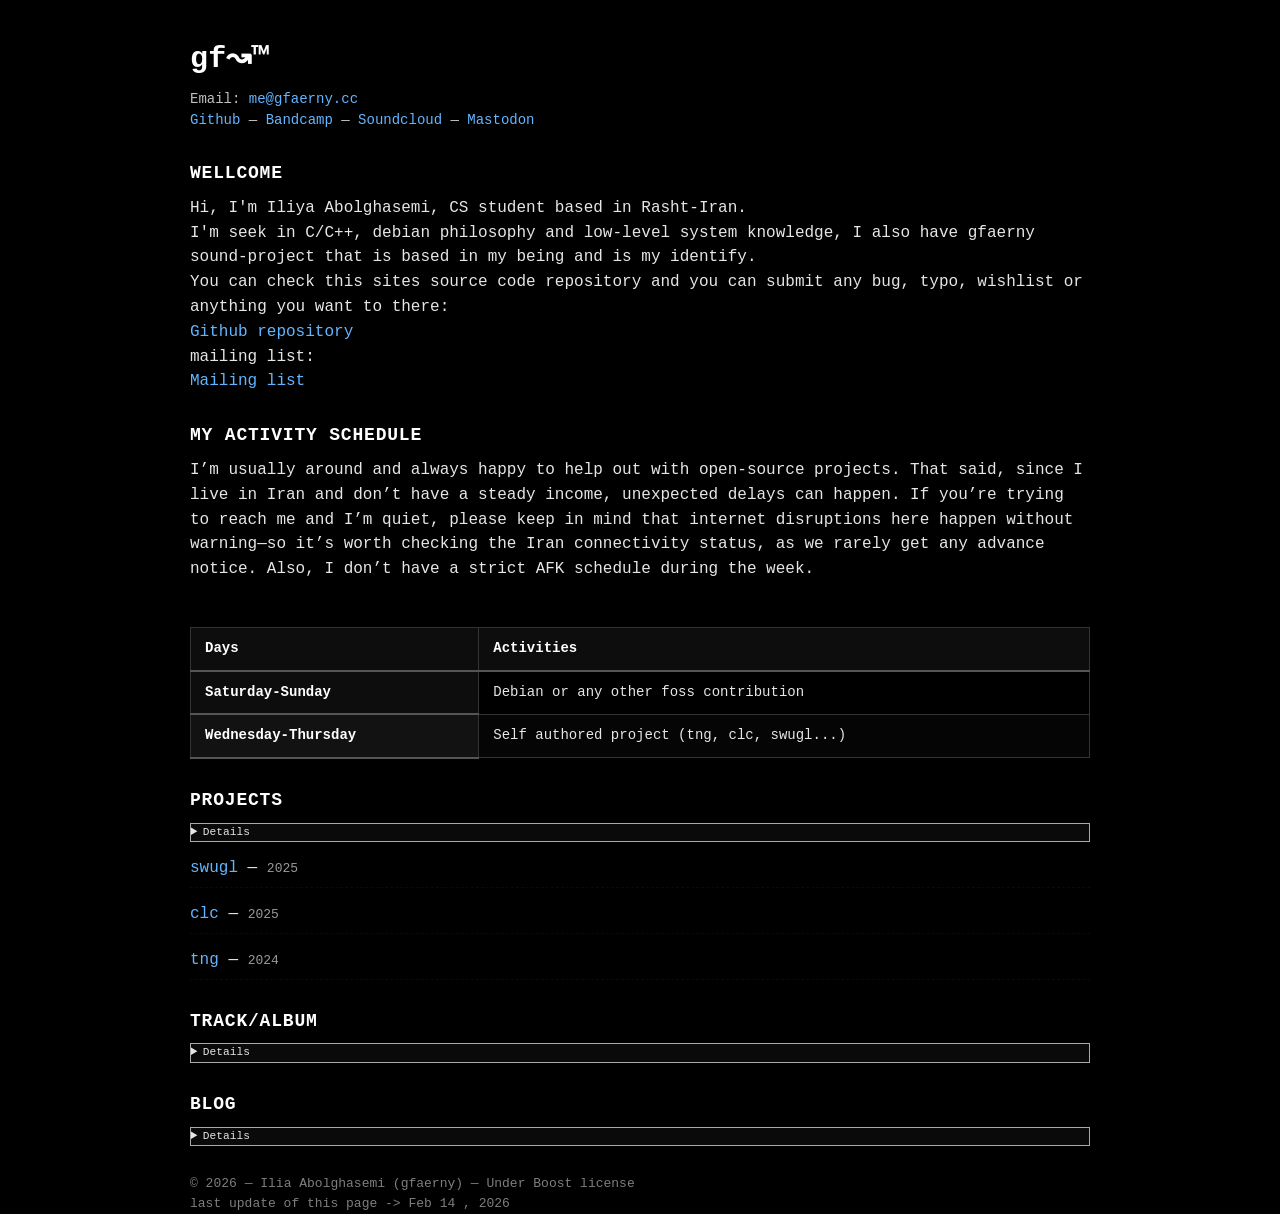
<file: index.html>
<!-- Added automatically by build.sh script-->
<!DOCTYPE html>
<html lang="en">

  <head>
    <meta charset="utf-8" />
    <meta name="viewport" content="width=device-width,initial-scale=1" />
    <link rel="stylesheet" href="css/styles.css">
    <title>gfaerny</title>
  </head>

  <body>
    <div class="container">
      <header>
        <h1><a href="https://gfaerny.cc">gf↝™</a></h1>
        <p class="meta">
          Email:
          <a href="mailto:me@gfaerny.cc">me@gfaerny.cc</a><br>
          <a href="https://github.com/gfaerny/">Github</a> —
          <a href="https://gfaerny.bandcamp.com">Bandcamp</a> —
          <a href="https://soundcloud.com/gfaerny">Soundcloud</a> —
          <a rel="me" href="https://mastodon.art/@gfaerny">Mastodon</a>
        </p>
      </header>

      <main>
<section aria-labelledby="about">
  <h2 id="about">wellcome</h2>
    Hi, I'm Iliya Abolghasemi, CS student based in Rasht-Iran.
    <br>
    I'm seek in C/C++, debian philosophy and low-level system knowledge,
    I also have gfaerny sound-project that is based in my being and is my identify.
    <br>
    You can check this sites source code repository and you can submit any bug, typo, wishlist or anything you
    want to there:
    <br>
    <a href="https://github.com/Gfaerny/gfaernysite/">Github repository</a>
    <br>
    mailing list:
    <br>
    <a href="mailto:~gfaerny/gfaernysite_mailing_list@lists.sr.ht">Mailing list</a>

  <h2> My activity schedule</h2>
  I’m usually around and always happy to help out with open-source projects.
  That said, since I live in Iran and don’t have a steady income, unexpected
  delays can happen. If you’re trying to reach me and I’m quiet, please keep
  in mind that internet disruptions here happen without warning—so it’s worth
  checking the Iran connectivity status, as we rarely get any advance notice.
  Also, I don’t have a strict AFK schedule during the week.
  
  <br>
  <br>
  
  <table>
    <thead>
      <tr>
        <th scope="col">Days</th>
        <th scope="col">Activities</th>
      </tr>
    </thead>

    <tbody>
      <tr>
        <th scope="row">Saturday-Sunday</th>
        <td>Debian or any other foss contribution</td>
      </tr>

      <tr>
        <th scope="row">Wednesday-Thursday</th>
        <td>Self authored project (tng, clc, swugl...)</td>
      </tr>

    </tbody>
  </table>
  
</section>

<section aria-labelledby="pro">
  <h2 id="pro">Projects</h2>
  <ul>
    <div class="det">
      <details>programing project that is under developement</details>
    </div>
    <li><a href="programing-projects/swugl">swugl</a> — <span class="muted">2025</span></li>
    <li><a href="programing-projects/clc">clc</a> — <span class="muted">2025</span></li>
    <li><a href="programing-projects/tng">tng</a> — <span class="muted">2024</span></li>
  </ul>
</section>

<section aria-labelledby="release">
  <h2 id="release">Track/Album</h2>
  <ul>
    <div class="det">
      <details>Audio Tracks or Albums</details>
    </div>
  </ul>
</section>

<section aria-labelledby="blog">
  <h2 id="blog">Blog</h2>
  <ul>
    <div class="det">
      <details>Writed texts about projects detial or my self</details>
    </div>
  </ul>
</section>


      </main>
      <footer style="margin-top:28px;color:#7e7e7e;font-size:13px;">
        © <span id="year"></span> — Ilia Abolghasemi (gfaerny) — Under Boost license
        <br>
        last update of this page -> Feb 14 , 2026
      </footer>
    </div>

    <script>
      // Automatically display the current year
      document.getElementById('year').textContent = new Date().getFullYear();
    </script>
  </body>
</html>
</file>
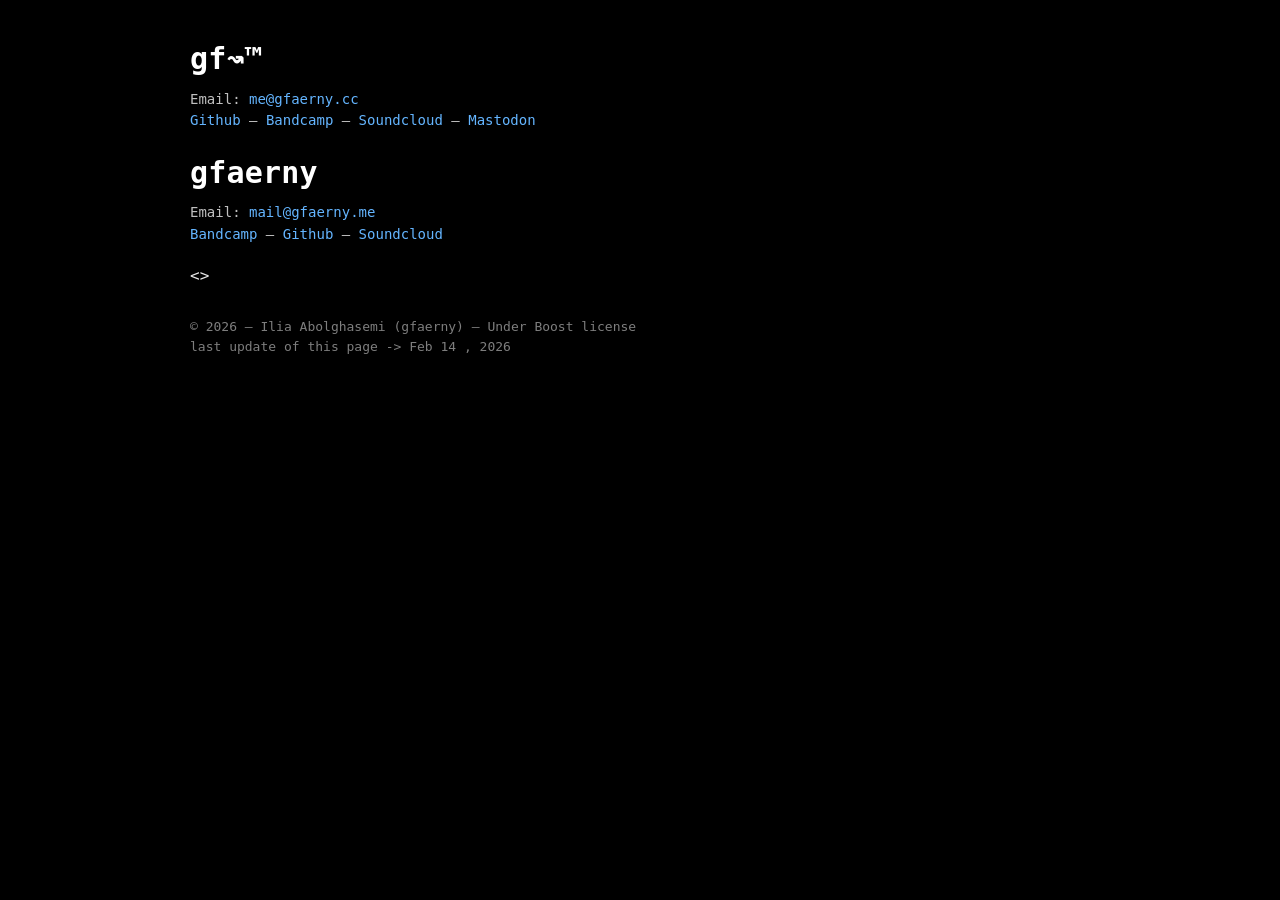
<file: vcvPatchs/index.html>
<!-- Added automatically by build.sh script-->
<!DOCTYPE html>
<html lang="en">

  <head>
    <meta charset="utf-8" />
    <meta name="viewport" content="width=device-width,initial-scale=1" />
    <link rel="stylesheet" href="../css/styles.css">
    <title>gfaerny</title>
  </head>

  <body>
    <div class="container">
      <header>
        <h1><a href="https://gfaerny.cc">gf↝™</a></h1>
        <p class="meta">
          Email:
          <a href="mailto:me@gfaerny.cc">me@gfaerny.cc</a><br>
          <a href="https://github.com/gfaerny/">Github</a> —
          <a href="https://gfaerny.bandcamp.com">Bandcamp</a> —
          <a href="https://soundcloud.com/gfaerny">Soundcloud</a> —
          <a rel="me" href="https://mastodon.art/@gfaerny">Mastodon</a>
        </p>
      </header>

      <main>
<!DOCTYPE html>
<html lang="en">
<head>
  <meta charset="utf-8" />
  <meta name="viewport" content="width=device-width,initial-scale=1" />
  <link rel="stylesheet" href="../../css/styles.css">
  
  <title>gfaerny</title>
</head>

<body>
  <div class="container">
    <header>
      <h1><a href = "https://gfaerny.me">gfaerny</a></h1>
      <p class="meta">
        Email:
        <a href="mailto:mail@gfaerny.me">mail@gfaerny.me</a><br>
        <a href= "https://gfaerny.bandcamp.com">Bandcamp</a> —
        <a href = "https://github.com/gfaerny/">Github</a> —
        <a href = "https://soundcloud.com/gfaerny">Soundcloud</a>
      </p>
    </header>
  </div>


  <>
</html>



      </main>
      <footer style="margin-top:28px;color:#7e7e7e;font-size:13px;">
        © <span id="year"></span> — Ilia Abolghasemi (gfaerny) — Under Boost license
        <br>
        last update of this page -> Feb 14 , 2026
      </footer>
    </div>

    <script>
      // Automatically display the current year
      document.getElementById('year').textContent = new Date().getFullYear();
    </script>
  </body>
</html>
</file>
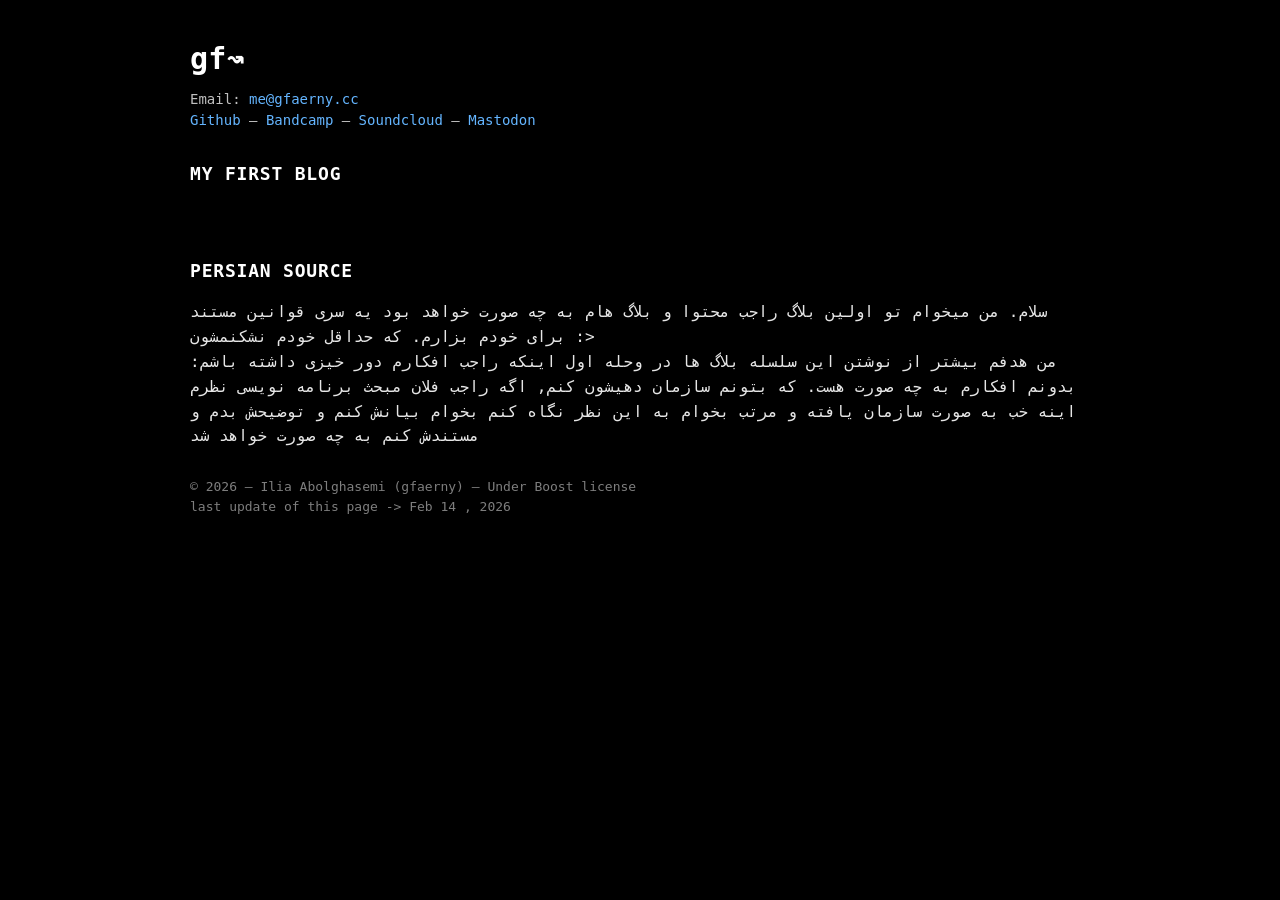
<file: blog/my_first_blog_2026-08-26/index.html>
<!-- Added automatically by build.sh script-->
<!DOCTYPE html>
<html lang="en">

  <head>
    <meta charset="utf-8" />
    <meta name="viewport" content="width=device-width,initial-scale=1" />
    <link rel="stylesheet" href="../../css/styles.css">
    <title>gfaerny</title>
  </head>

  <body>
    <div class="container">
      <header>
        <h1><a href="https://gfaerny.cc">gf↝</a></h1>
        <p class="meta">
          Email:
          <a href="mailto:me@gfaerny.cc">me@gfaerny.cc</a><br>
          <a href="https://github.com/gfaerny/">Github</a> —
          <a href="https://gfaerny.bandcamp.com">Bandcamp</a> —
          <a href="https://soundcloud.com/gfaerny">Soundcloud</a> —
          <a rel="me" href="https://mastodon.art/@gfaerny">Mastodon</a>
        </p>
      </header>

      <main>
<section class="wrap">

  <h2>My first blog</h2>
  <p>
    <br>

  </p>

  <h2>Persian Source</h2>
  <p>
    سلام. من میخوام تو اولین بلاگ راجب محتوا و بلاگ هام به چه صورت خواهد بود یه سری قوانین مستند برای خودم بزارم. که حداقل خودم نشکنمشون :>
    <br>
من هدفم بیشتر از نوشتن این سلسله بلاگ ها در وحله اول اینکه راجب افکارم دور خیزی داشته باشم: بدونم افکارم به چه صورت هست. که بتونم سازمان دهیشون کنم, اگه راجب فلان مبحث برنامه نویسی نظرم اینه خب به صورت سازمان یافته و مرتب بخوام به این نظر نگاه کنم بخوام بیانش کنم و توضیحش بدم و مستندش کنم به چه صورت خواهد شد

  </p>


      </main>
      <footer style="margin-top:28px;color:#7e7e7e;font-size:13px;">
        © <span id="year"></span> — Ilia Abolghasemi (gfaerny) — Under Boost license
        <br>
        last update of this page -> Feb 14 , 2026
      </footer>
    </div>

    <script>
      // Automatically display the current year
      document.getElementById('year').textContent = new Date().getFullYear();
    </script>
  </body>
</html>
</file>
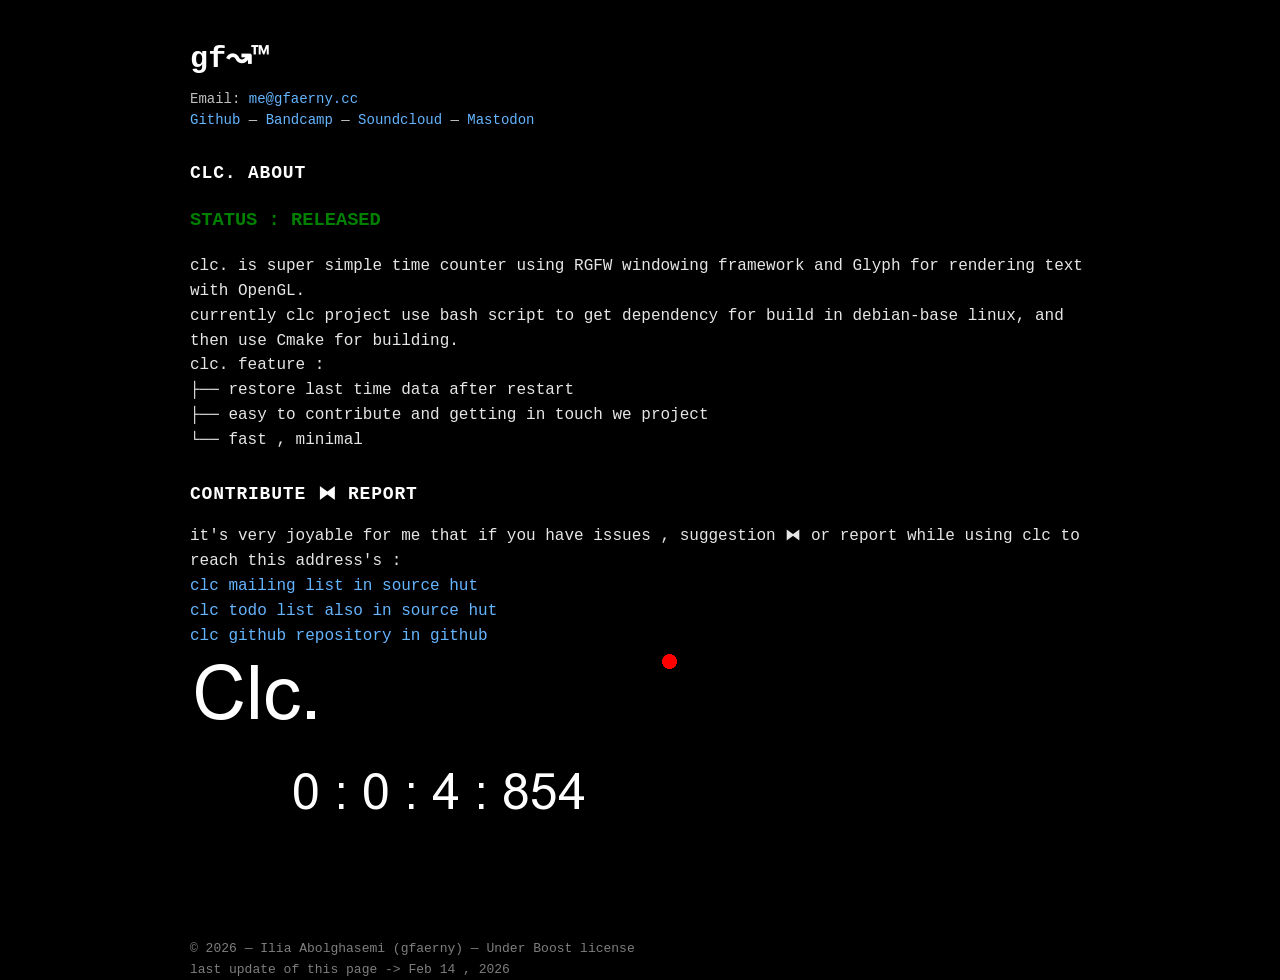
<file: programing-projects/clc/index.html>
<!-- Added automatically by build.sh script-->
<!DOCTYPE html>
<html lang="en">

  <head>
    <meta charset="utf-8" />
    <meta name="viewport" content="width=device-width,initial-scale=1" />
    <link rel="stylesheet" href="../../css/styles.css">
    <title>gfaerny</title>
  </head>

  <body>
    <div class="container">
      <header>
        <h1><a href="https://gfaerny.cc">gf↝™</a></h1>
        <p class="meta">
          Email:
          <a href="mailto:me@gfaerny.cc">me@gfaerny.cc</a><br>
          <a href="https://github.com/gfaerny/">Github</a> —
          <a href="https://gfaerny.bandcamp.com">Bandcamp</a> —
          <a href="https://soundcloud.com/gfaerny">Soundcloud</a> —
          <a rel="me" href="https://mastodon.art/@gfaerny">Mastodon</a>
        </p>
      </header>

      <main>
<!-- about clc -->
<section class="wrap">

  <h2>clc. about</h2>
  <h3>STATUS : RELEASED</h3>
  <p>
    clc. is super simple time counter using RGFW windowing framework and Glyph for rendering text with OpenGL.
    <br />
    currently clc project use bash script to get dependency for build in debian-base linux, and then use Cmake for
    building.
    <br>

    clc. feature :
    <br>
    ├── restore last time data after restart
    <br>
    ├── easy to contribute and getting in touch we project
    <br>
    └── fast , minimal

  <h2>contribute ⧓ report</h2>
  <p>

    it's very joyable for me that if you have issues , suggestion ⧓ or report while using clc to reach this
    address's :
    <br>

    <a href="https://lists.sr.ht/~gfaerny/clc._mailing_list">clc mailing list in source hut</a>
    <br>
    <a href="https://todo.sr.ht/~gfaerny/clc-todo">clc todo list also in source hut</a>
    <br>
    <a href="https://github.com/Gfaerny/clc."">clc github repository in github</a> 
      <img class=" responsive" src="clc.png" alt="clc screenshot">

  </p>
</section>

      </main>
      <footer style="margin-top:28px;color:#7e7e7e;font-size:13px;">
        © <span id="year"></span> — Ilia Abolghasemi (gfaerny) — Under Boost license
        <br>
        last update of this page -> Feb 14 , 2026
      </footer>
    </div>

    <script>
      // Automatically display the current year
      document.getElementById('year').textContent = new Date().getFullYear();
    </script>
  </body>
</html>
</file>
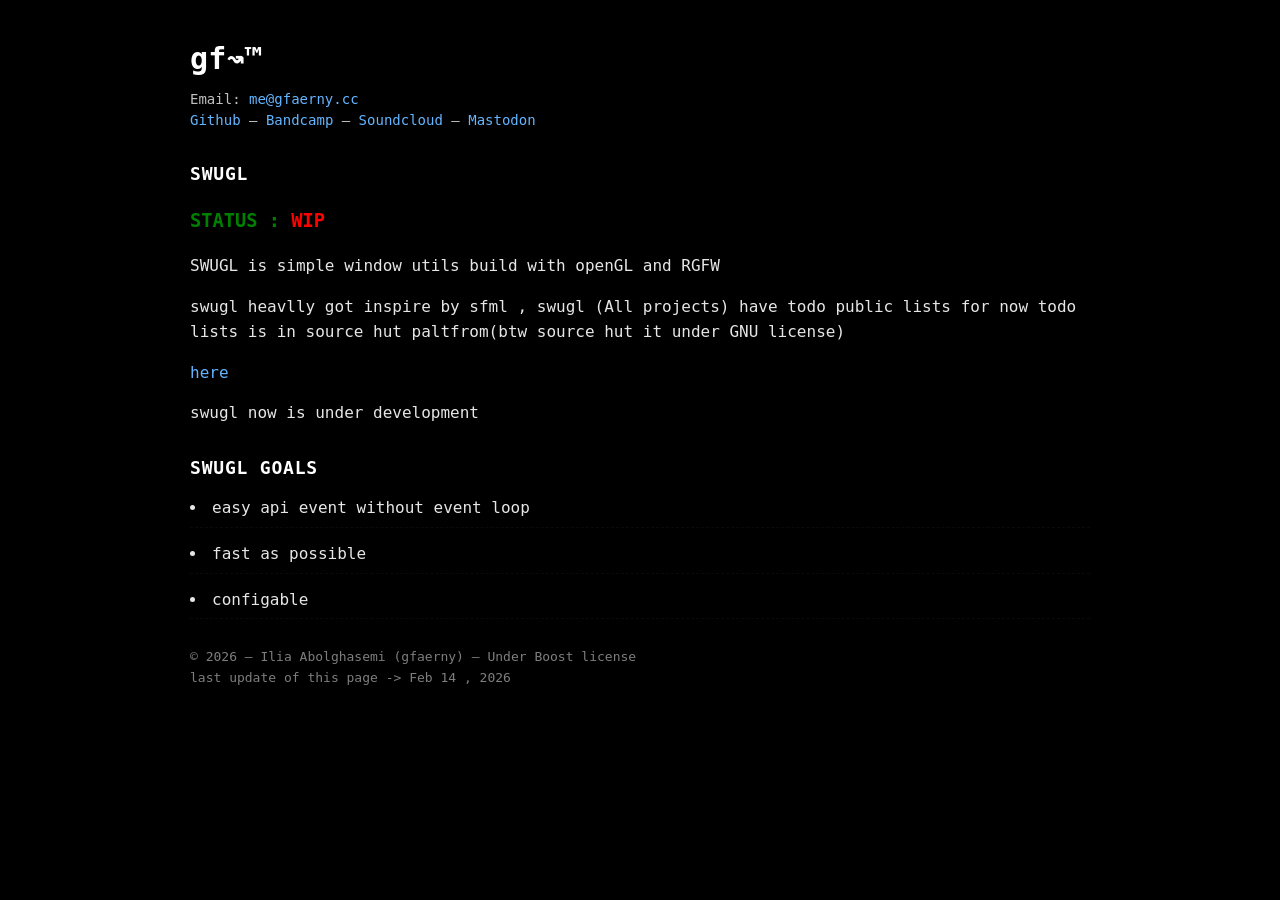
<file: programing-projects/swugl/index.html>
<!-- Added automatically by build.sh script-->
<!DOCTYPE html>
<html lang="en">

  <head>
    <meta charset="utf-8" />
    <meta name="viewport" content="width=device-width,initial-scale=1" />
    <link rel="stylesheet" href="../../css/styles.css">
    <title>gfaerny</title>
  </head>

  <body>
    <div class="container">
      <header>
        <h1><a href="https://gfaerny.cc">gf↝™</a></h1>
        <p class="meta">
          Email:
          <a href="mailto:me@gfaerny.cc">me@gfaerny.cc</a><br>
          <a href="https://github.com/gfaerny/">Github</a> —
          <a href="https://gfaerny.bandcamp.com">Bandcamp</a> —
          <a href="https://soundcloud.com/gfaerny">Soundcloud</a> —
          <a rel="me" href="https://mastodon.art/@gfaerny">Mastodon</a>
        </p>
      </header>

      <main>
<section aria-labelledby="SWUGL">

  <h2 id="SWUGL">SWUGL</h2>
  <h3>STATUS : <span style="color : red">WIP</span></h3>
  <p>SWUGL is simple window utils build with openGL and RGFW</p>

  <p>swugl heavlly got inspire by sfml , swugl (All projects) have todo public
    lists for now todo lists is
    in source hut paltfrom(btw source hut it under GNU license)
  <p>
    <a href="https://todo.sr.ht/~gfaerny/swugl-todo">here</a>
  <p>swugl now is under development</p>

</section>
<section aria lavelledby="sg">
  <h2 id="sg">SWUGL GOALS</h2>
  <li>easy api event without event loop</li>
  <li>fast as possible</li>
  <li>configable</li>
</section>

      </main>
      <footer style="margin-top:28px;color:#7e7e7e;font-size:13px;">
        © <span id="year"></span> — Ilia Abolghasemi (gfaerny) — Under Boost license
        <br>
        last update of this page -> Feb 14 , 2026
      </footer>
    </div>

    <script>
      // Automatically display the current year
      document.getElementById('year').textContent = new Date().getFullYear();
    </script>
  </body>
</html>
</file>
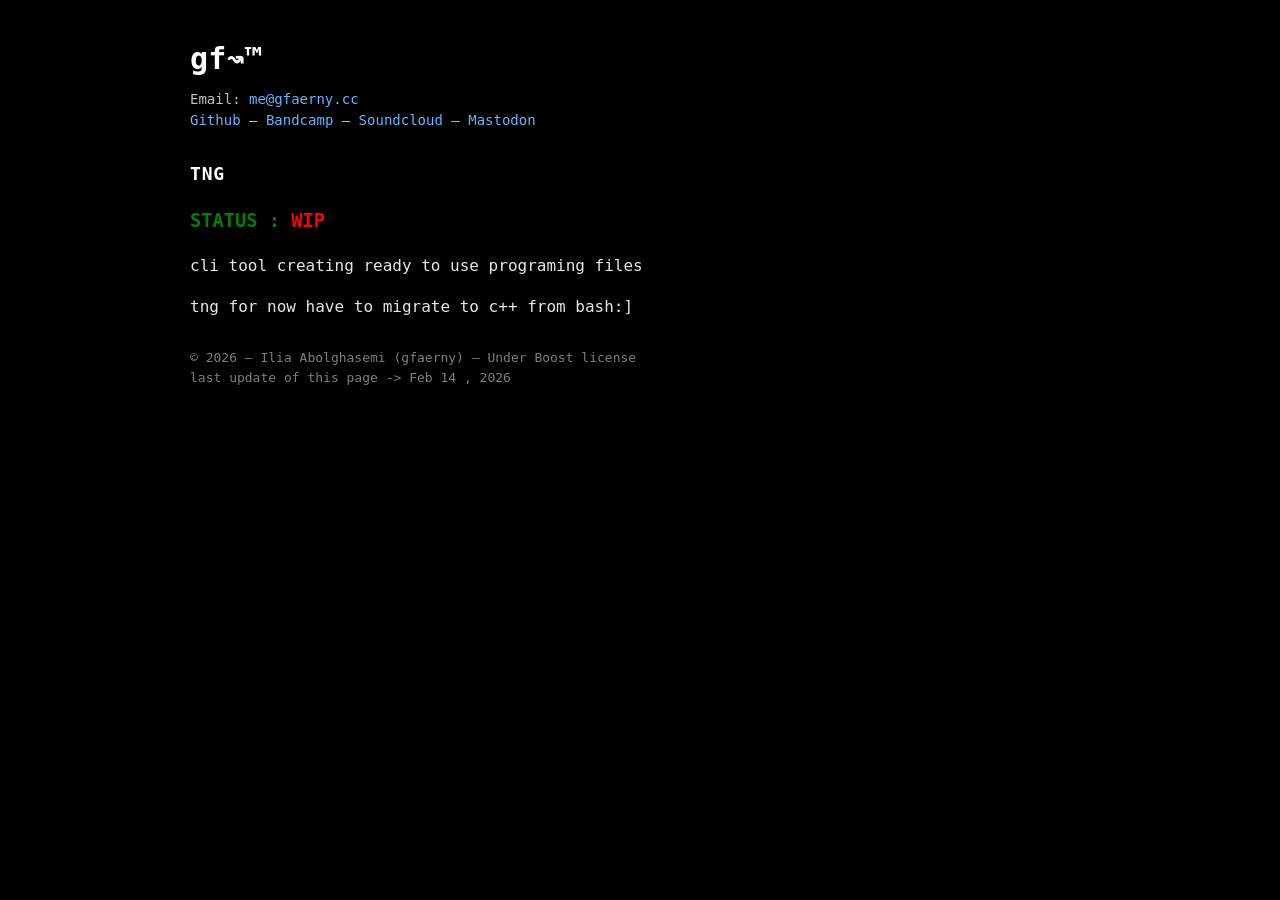
<file: programing-projects/tng/index.html>
<!-- Added automatically by build.sh script-->
<!DOCTYPE html>
<html lang="en">

  <head>
    <meta charset="utf-8" />
    <meta name="viewport" content="width=device-width,initial-scale=1" />
    <link rel="stylesheet" href="../../css/styles.css">
    <title>gfaerny</title>
  </head>

  <body>
    <div class="container">
      <header>
        <h1><a href="https://gfaerny.cc">gf↝™</a></h1>
        <p class="meta">
          Email:
          <a href="mailto:me@gfaerny.cc">me@gfaerny.cc</a><br>
          <a href="https://github.com/gfaerny/">Github</a> —
          <a href="https://gfaerny.bandcamp.com">Bandcamp</a> —
          <a href="https://soundcloud.com/gfaerny">Soundcloud</a> —
          <a rel="me" href="https://mastodon.art/@gfaerny">Mastodon</a>
        </p>
      </header>

      <main>
<section aria-labelledby="tng">
  <h2 id="tng">tng</h2>
  <h3>STATUS : <span style="color : red">WIP</span></h3>
  <p>cli tool creating ready to use programing files</p>
  <p>tng for now have to migrate to c++ from bash:]</p>
</section>

      </main>
      <footer style="margin-top:28px;color:#7e7e7e;font-size:13px;">
        © <span id="year"></span> — Ilia Abolghasemi (gfaerny) — Under Boost license
        <br>
        last update of this page -> Feb 14 , 2026
      </footer>
    </div>

    <script>
      // Automatically display the current year
      document.getElementById('year').textContent = new Date().getFullYear();
    </script>
  </body>
</html>
</file>
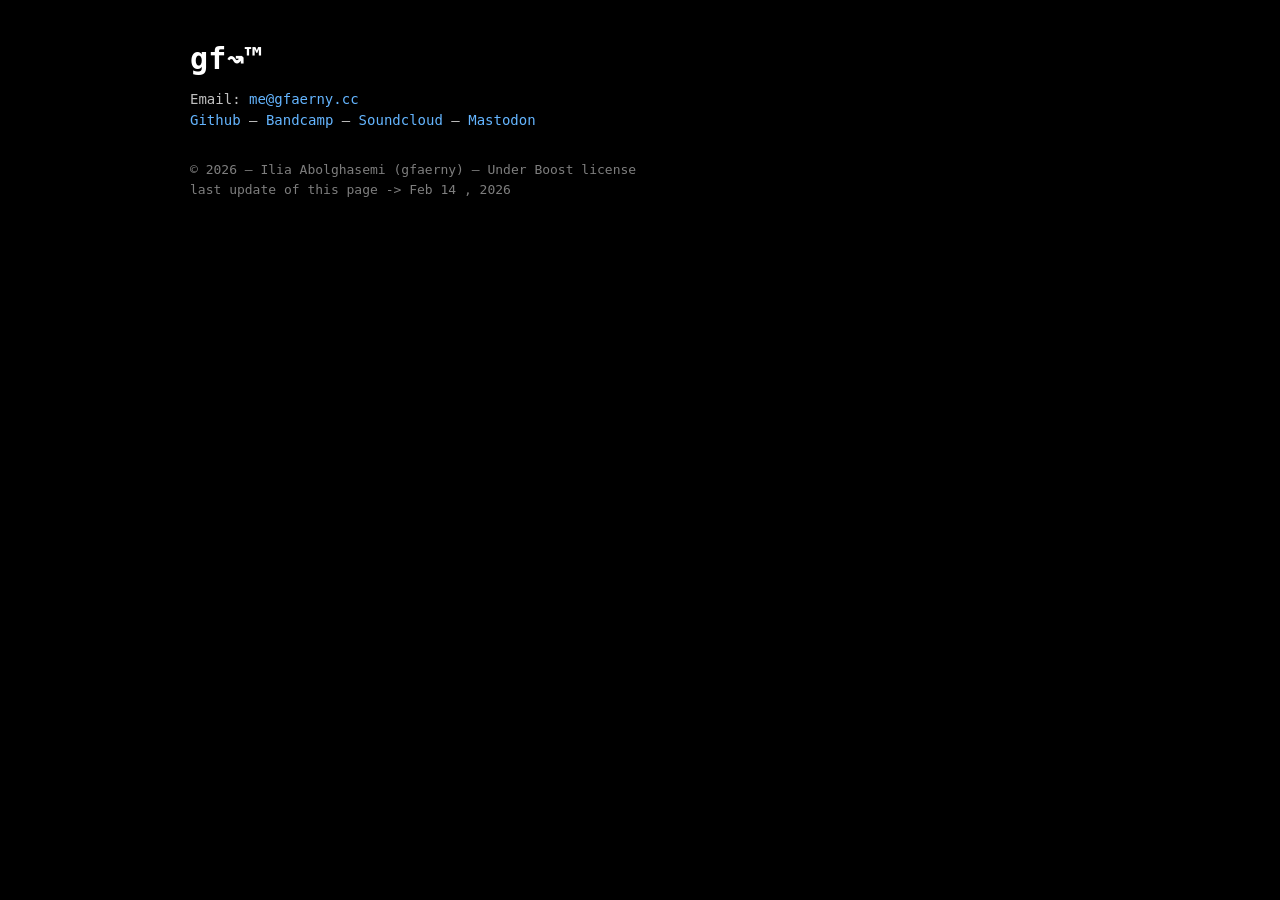
<file: sound-projects/stolen-lamp/index.html>
<!-- Added automatically by build.sh script-->
<!DOCTYPE html>
<html lang="en">

  <head>
    <meta charset="utf-8" />
    <meta name="viewport" content="width=device-width,initial-scale=1" />
    <link rel="stylesheet" href="../../css/styles.css">
    <title>gfaerny</title>
  </head>

  <body>
    <div class="container">
      <header>
        <h1><a href="https://gfaerny.cc">gf↝™</a></h1>
        <p class="meta">
          Email:
          <a href="mailto:me@gfaerny.cc">me@gfaerny.cc</a><br>
          <a href="https://github.com/gfaerny/">Github</a> —
          <a href="https://gfaerny.bandcamp.com">Bandcamp</a> —
          <a href="https://soundcloud.com/gfaerny">Soundcloud</a> —
          <a rel="me" href="https://mastodon.art/@gfaerny">Mastodon</a>
        </p>
      </header>

      <main>


      </main>
      <footer style="margin-top:28px;color:#7e7e7e;font-size:13px;">
        © <span id="year"></span> — Ilia Abolghasemi (gfaerny) — Under Boost license
        <br>
        last update of this page -> Feb 14 , 2026
      </footer>
    </div>

    <script>
      // Automatically display the current year
      document.getElementById('year').textContent = new Date().getFullYear();
    </script>
  </body>
</html>
</file>
<file: css/styles.css>
*,*::before,*::after { box-sizing: border-box; }

    html,body {
      height: 100%;
      margin: 0;
      padding: 0;
    }

    body {
      background: #000;               /* Black background */
      color: #e6e6e6;                 /* Light text */
      font-family: ui-monospace, "SFMono-Regular", Menlo, Monaco, "Roboto Mono", monospace;
      line-height: 1.55;
      -webkit-font-smoothing: antialiased;
      -moz-osx-font-smoothing: grayscale;
      padding: 36px;
    }

    .container {
      max-width: 900px;
      margin: 0 auto;
    }

    header {
      margin-bottom: 18px;
    }

    h1 {
      margin: 0 0 6px 0;
      font-size: 30px;
      color: #ffffff;
      letter-spacing: 0.2px;
    }

    h1 a {
        color: white;
        text-decoration: none;
    }
    h1 a:hover {
        color: white;
        text-decoration: none;
    }

    .meta {
      margin: 0;
      color: #bfbfbf;
      font-size: 14px;
    }

    h2 {
      margin: 28px 0 8px 0;
      font-size: 18px;
      color: #ffffff;
      text-transform: uppercase;
      letter-spacing: 0.8px;
    }

    ul {
      list-style: none;
      padding: 0;
      margin: 0;
    }

    li {
      margin: 8px 0;
      padding: 6px 0;
      border-bottom: 1px dashed rgba(255,255,255,0.04);
    }

    .muted {
      color: #9a9a9a;
      font-size: 13px;
    }

    a {
      color: #64b5ff;
      text-decoration: none;
    }

    a:hover, a:focus {
      text-decoration: underline;
    }

    .date { color: #a6d1ff; margin-left: 8px; font-size: 13px; }

    /* Responsive design */
    @media (max-width: 560px) {
      body { padding: 20px; }
      h1 { font-size: 24px; }
    }

    /* Optional button style for contact */
    .contact {
      display: inline-block;
      margin-top: 10px;
      padding: 6px 10px;
      border-radius: 6px;
      background: rgba(255,255,255,0.02);
      border: 1px solid rgba(255,255,255,0.03);
      color: #dfefff;
      text-decoration: none;
      font-size: 13px;
    }

    img.responsive {
    max-width: 100%;
    height: auto;
    display: block;  
  }

  .center-div {
    text-align: center;
  }

  .wrap {
    max-width:900px;
    margin: 0 auto;
    
  }
    p1{
      color: white;
    }

    h3 {
        color: green;      
    }


    details {
    //max-width: 20px;
      font-size: 70%;
      color: #blue;
      
    }

.det {
  background-color: rgba(255,255,255,0.04)/*#e663ba*/;
  border: 1px solid #aaaaaa;  
}

table {
  width: 100%;
  border-collapse: collapse; 
  margin: 20px 0;
  font-size: 14px;
  text-align: left;
}

th, td {
  border: 1px solid #333333; 
  padding: 10px 14px;
}

th {
  background-color: rgba(255, 255, 255, 0.05);
  color: #ffffff;
  font-weight: 600;
  border-bottom: 2px solid #555555; 
}

tbody tr:nth-child(even) {
  background-color: rgba(255, 255, 255, 0.02);
}

tbody tr:hover {
  background-color: rgba(255, 255, 255, 0.04);
}
</file>
